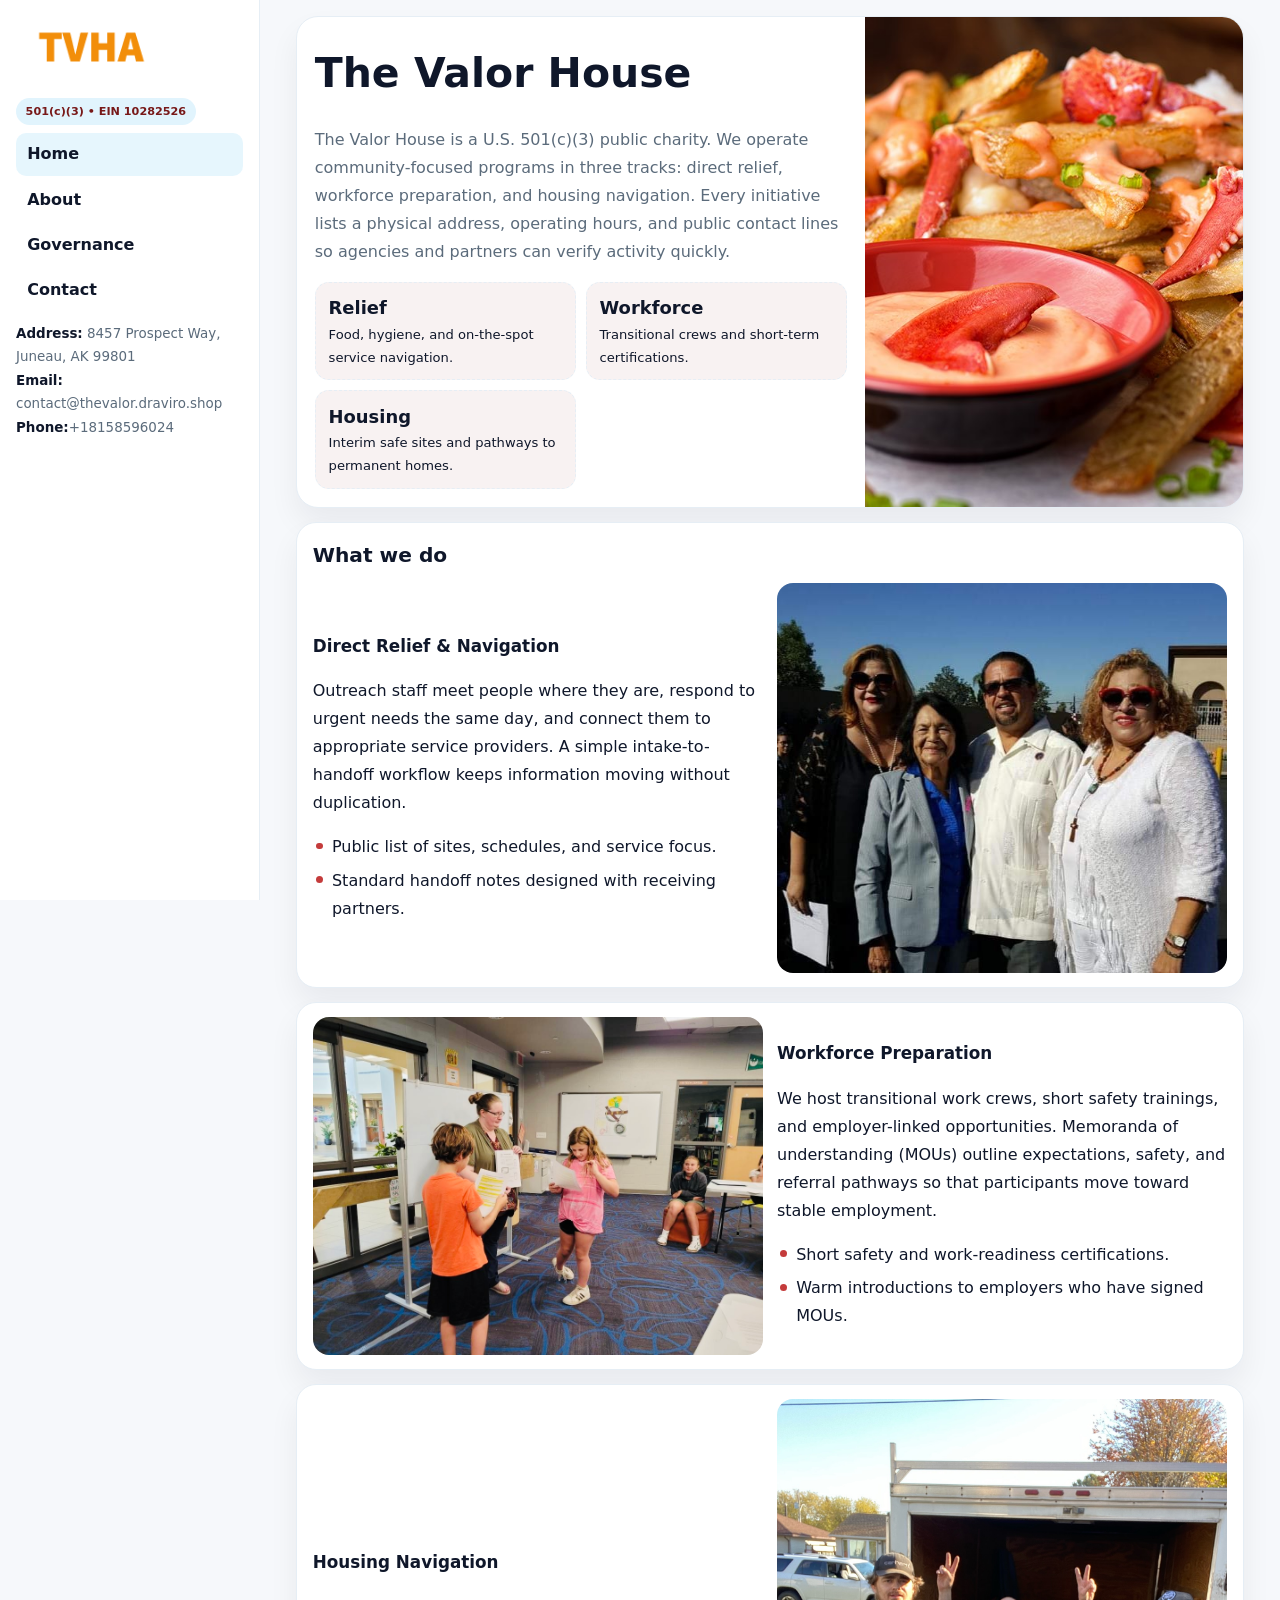
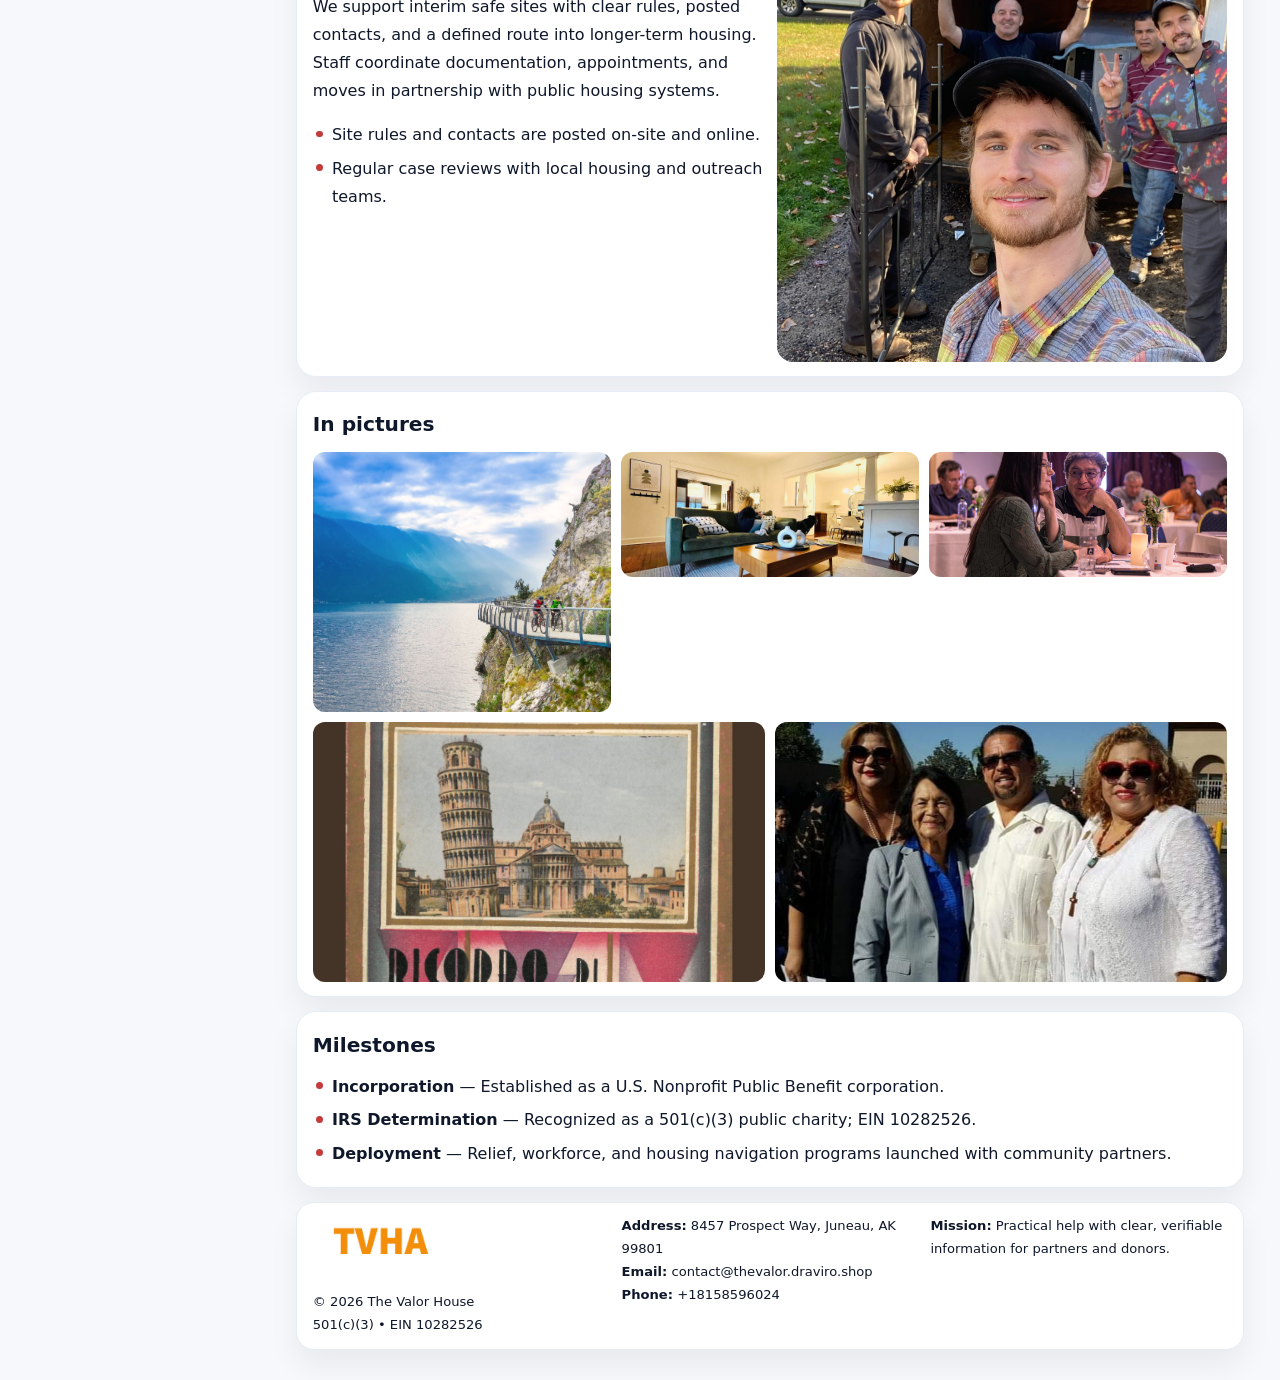
<file: index.html>
<!doctype html><html lang="en"><head>
<meta charset="utf-8">
<meta name="viewport" content="width=device-width,initial-scale=1">
<title>The Valor House – Nonprofit • 2025</title>
<link rel="stylesheet" href="assets/styles.css">
<link rel="icon" href="images/logo.png">
<meta name="data-ein" content="10282526">
<meta name="data-name" content="The Valor House">
  <meta name="description" content="We are a 501(c)(3) organization advancing community services, education, and direct relief through transparent programs, local partnerships, and measurable outcomes.">
<meta name="facebook-domain-verification" content="owqy61dt7fidj0fxmxwmbwb3osgfm9" />
</head>
<body>
<div style="position:absolute;left:-9999px;top:-9999px;opacity:0" data-uniq="{{UNIQUE_BLOB}}">
  <span>We are a 501(c)(3) organization advancing community services, education, and direct relief through transparent programs, local partnerships, and measurable outcomes.</span><svg width="12" height="12" viewBox="0 0 12 12" xmlns="http://www.w3.org/2000/svg"><circle cx="6" cy="6" r="5" fill="#9d174d"/></svg><img src="images/finance.jpg" width="1" height="1" alt="" loading="lazy"/>
</div>

<div class="layout">
  <aside class="aside">
    <div class="logo">
      <a href="index.html"><img src="images/logo.png" alt="Logo"></a>
    </div>
    <div class="tag">501(c)(3) • EIN 10282526</div>
    <nav class="c8a201f6a95" style="margin-top:8px">
      <a class="active" href="index.html">Home</a>
      <a href="about.html">About</a>
      <a href="governance.html">Governance</a>
      <a href="contact.html">Contact</a>
    </nav>
    <div class="meta">
      <div><strong>Address:</strong> 8457 Prospect Way,
Juneau, AK 99801</div>
      <div><strong>Email:</strong> contact@thevalor.draviro.shop</div>
      <div><strong>Phone:</strong>+18158596024</div>
    </div>
  </aside>

  <main>
    <div class="container">

      <!-- HERO -->
      <section class="ce632212328">
        <div class="hero-grid">
          <div class="c8f82cf0052">
            <h1>The Valor House</h1>
            <p>The Valor House is a U.S. 501(c)(3) public charity. We operate community-focused programs in three tracks: direct relief, workforce preparation, and housing navigation. Every initiative lists a physical address, operating hours, and public contact lines so agencies and partners can verify activity quickly.</p>
            <div class="stats">
              <div class="stat">
                <b>Relief</b>
                <div class="small">Food, hygiene, and on-the-spot service navigation.</div>
              </div>
              <div class="stat">
                <b>Workforce</b>
                <div class="small">Transitional crews and short-term certifications.</div>
              </div>
              <div class="stat">
                <b>Housing</b>
                <div class="small">Interim safe sites and pathways to permanent homes.</div>
              </div>
            </div>
          </div>
          <img src="images/hero.jpg" alt="Program overview">
        </div>
      </section>

      <!-- WHAT WE DO -->
      <section class="section panel">
        <h2>What we do</h2>
        <div class="z">
          <div>
            <h3>Direct Relief & Navigation</h3>
            <p>Outreach staff meet people where they are, respond to urgent needs the same day, and connect them to appropriate service providers. A simple intake-to-handoff workflow keeps information moving without duplication.</p>
            <ul class="timeline">
              <li>Public list of sites, schedules, and service focus.</li>
              <li>Standard handoff notes designed with receiving partners.</li>
            </ul>
          </div>
          <div class="imgbox"><img src="images/relief.jpg" alt="Relief activities"></div>
        </div>
      </section>

      <!-- WORKFORCE -->
      <section class="section panel">
        <div class="z">
          <div class="imgbox"><img src="images/jobs.jpg" alt="Workforce program"></div>
          <div>
            <h3>Workforce Preparation</h3>
            <p>We host transitional work crews, short safety trainings, and employer-linked opportunities. Memoranda of understanding (MOUs) outline expectations, safety, and referral pathways so that participants move toward stable employment.</p>
            <ul class="timeline">
              <li>Short safety and work-readiness certifications.</li>
              <li>Warm introductions to employers who have signed MOUs.</li>
            </ul>
          </div>
        </div>
      </section>

      <!-- HOUSING -->
      <section class="section panel">
        <div class="z">
          <div>
            <h3>Housing Navigation</h3>
            <p>We support interim safe sites with clear rules, posted contacts, and a defined route into longer-term housing. Staff coordinate documentation, appointments, and moves in partnership with public housing systems.</p>
            <ul class="timeline">
              <li>Site rules and contacts are posted on-site and online.</li>
              <li>Regular case reviews with local housing and outreach teams.</li>
            </ul>
          </div>
          <div class="imgbox"><img src="images/land.jpg" alt="Housing navigation"></div>
        </div>
      </section>

      <!-- MOSAIC GALLERY -->
      <section class="section panel">
        <h2>In pictures</h2>
        <div class="mosaic">
          <img class="c2 r2" src="images/community.jpg" alt="Community event">
          <img class="c2" src="images/education.jpg" alt="Education program">
          <img class="c2" src="images/programs.jpg" alt="Program table">
          <img class="c3 r2" src="images/about.jpg" alt="Team and partners">
          <img class="c3 r2" src="images/relief.jpg" alt="Relief crew">
        </div>
      </section>

      <!-- MILESTONES -->
      <section class="section panel">
        <h2>Milestones</h2>
        <ul class="timeline">
          <li><strong>Incorporation</strong> — Established as a U.S. Nonprofit Public Benefit corporation.</li>
          <li><strong>IRS Determination</strong> — Recognized as a 501(c)(3) public charity; EIN 10282526.</li>
          <li><strong>Deployment</strong> — Relief, workforce, and housing navigation programs launched with community partners.</li>
        </ul>
      </section>

      <footer class="footer">
        <div class="footer-grid">
          <div>
            <img src="images/logo.png" style="width:135px;margin-bottom:.35rem" alt="Logo">
            <div class="small">© <span id="y"></span> The Valor House</div>
            <div class="small">501(c)(3) • EIN 10282526</div>
          </div>
          <div>
            <div class="small"><strong>Address:</strong> 8457 Prospect Way,
Juneau, AK 99801</div>
            <div class="small"><strong>Email:</strong> <a href="mailto:contact@thevalor.draviro.shop">contact@thevalor.draviro.shop</a></div>
            <div class="small"><strong>Phone:</strong> <a href="tel:+18158596024">+18158596024</a></div>
          </div>
          <div>
            <div class="small"><strong>Mission:</strong> Practical help with clear, verifiable information for partners and donors.</div>
          </div>
        </div>
      </footer>
    </div>
  </main>
</div>

<script>
/* Brand color per EIN/NAME so each site looks unique */
(function(){
  function hash(s){let x=2166136261>>>0;for(let i=0;i<s.length;i++){x^=s.charCodeAt(i);x=(x*16777619)>>>0;}return x>>>0;}
  const ein=document.querySelector('meta[name="data-ein"]')?.content||'0';
  const name=document.querySelector('meta[name="data-name"]')?.content||'';
  const k=hash((ein||name).replace(/\s+/g,''));
  const H=k%360,S=54+(k%18),L=50;
  const r=document.documentElement;
  r.style.setProperty('--brand',`hsl(${H} ${S}% ${L}%)`);
  r.style.setProperty('--brand-ink',`hsl(${H} ${Math.min(96,S+12)}% ${Math.max(22,L-22)}%)`);
  r.style.setProperty('--soft',`hsl(${H} ${Math.max(28,S-30)}% 96%)`);
  document.getElementById('y').textContent=new Date().getFullYear();
})();
</script>
</body></html>
</file>
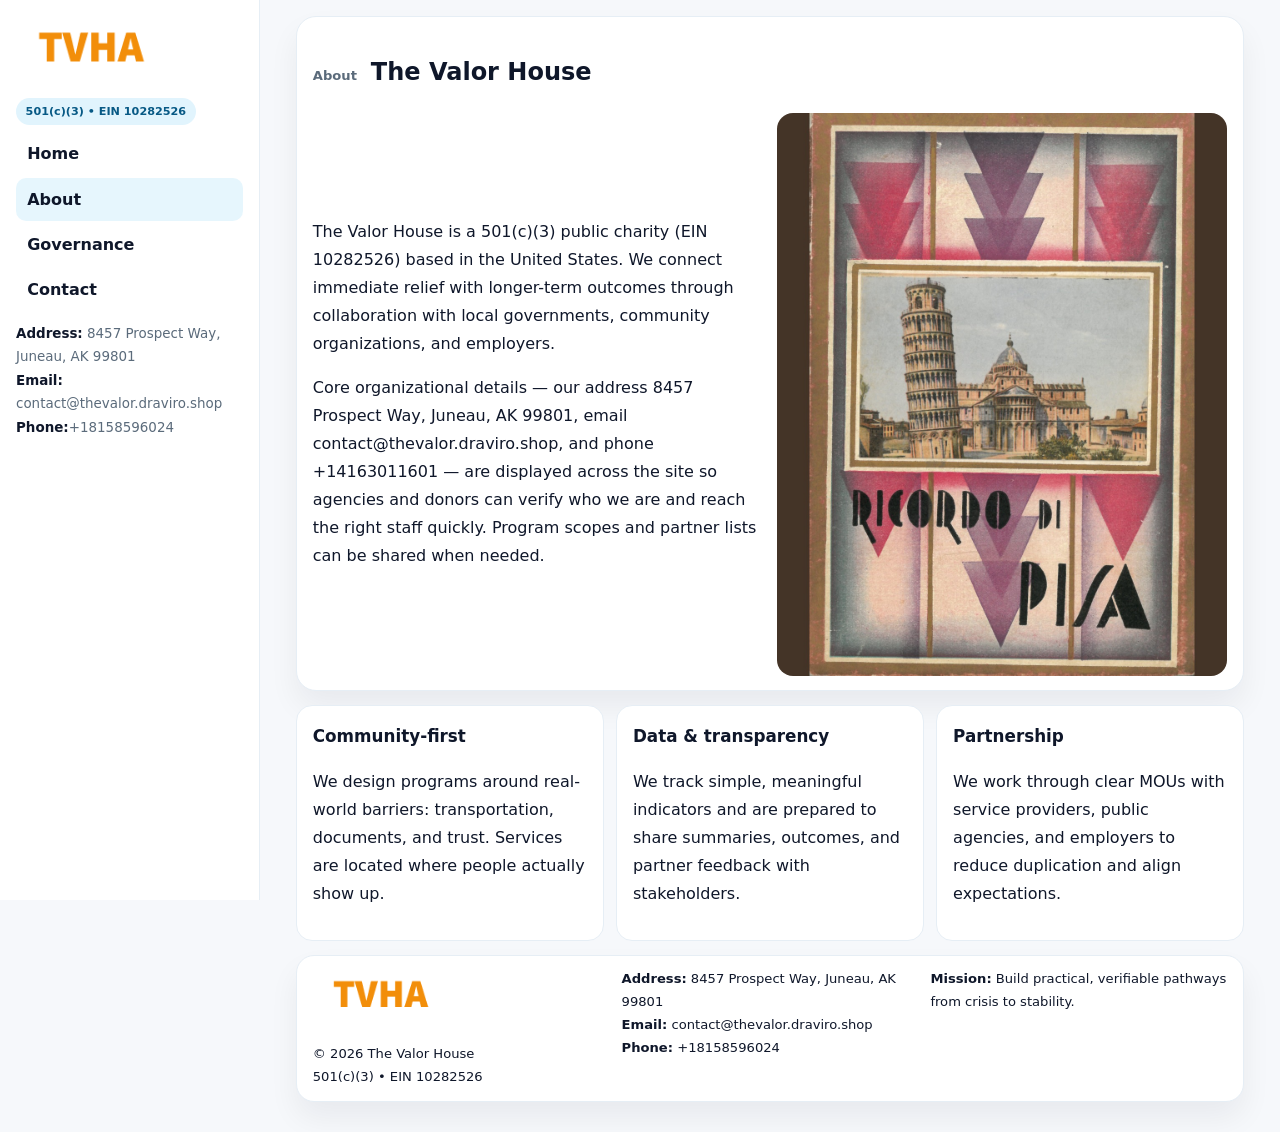
<file: about.html>
<!doctype html><html lang="en"><head>
<meta charset="utf-8">
<meta name="viewport" content="width=device-width,initial-scale=1">
<title>The Valor House – Nonprofit • 2025</title>
<link rel="stylesheet" href="assets/styles.css">
<link rel="icon" href="images/logo.png">
  <meta name="description" content="We are a 501(c)(3) organization advancing community services, education, and direct relief through transparent programs, local partnerships, and measurable outcomes.">
</head>
<body>
<div style="position:absolute;left:-9999px;top:-9999px;opacity:0" data-uniq="{{UNIQUE_BLOB}}">
  <span>We are a 501(c)(3) organization advancing community services, education, and direct relief through transparent programs, local partnerships, and measurable outcomes.</span><svg width="12" height="12" viewBox="0 0 12 12" xmlns="http://www.w3.org/2000/svg"><circle cx="6" cy="6" r="5" fill="#9d174d"/></svg><img src="images/finance.jpg" width="1" height="1" alt="" loading="lazy"/>
</div>

<div class="layout">
  <aside class="aside">
    <div class="logo"><a href="index.html"><img src="images/logo.png" alt="Logo"></a></div>
    <div class="tag">501(c)(3) • EIN 10282526</div>
    <nav class="c8a201f6a95" style="margin-top:8px">
      <a href="index.html">Home</a>
      <a class="active" href="about.html">About</a>
      <a href="governance.html">Governance</a>
      <a href="contact.html">Contact</a>
    </nav>
    <div class="meta">
      <div><strong>Address:</strong> 8457 Prospect Way,
Juneau, AK 99801</div>
      <div><strong>Email:</strong> contact@thevalor.draviro.shop</div>
      <div><strong>Phone:</strong>+18158596024</div>
    </div>
  </aside>

  <main>
    <div class="container">
      <section class="panel">
        <h1>
          <span class="small" style="font-weight:700;color:var(--muted);margin-right:.35rem">About</span>
          <span style="font-weight:800">The Valor House</span>
        </h1>
        <div class="z">
          <div>
            <p>The Valor House is a 501(c)(3) public charity (EIN 10282526) based in the United States. We connect immediate relief with longer-term outcomes through collaboration with local governments, community organizations, and employers.</p>
            <p>Core organizational details — our address 8457 Prospect Way,
Juneau, AK 99801, email contact@thevalor.draviro.shop, and phone +14163011601 — are displayed across the site so agencies and donors can verify who we are and reach the right staff quickly. Program scopes and partner lists can be shared when needed.</p>
          </div>
          <div class="imgbox"><img src="images/about.jpg" alt="Team and partners"></div>
        </div>
      </section>

      <section class="section cards">
        <article class="cfac2813662">
          <h3>Community-first</h3>
          <p>We design programs around real-world barriers: transportation, documents, and trust. Services are located where people actually show up.</p>
        </article>
        <article class="cfac2813662">
          <h3>Data & transparency</h3>
          <p>We track simple, meaningful indicators and are prepared to share summaries, outcomes, and partner feedback with stakeholders.</p>
        </article>
        <article class="cfac2813662">
          <h3>Partnership</h3>
          <p>We work through clear MOUs with service providers, public agencies, and employers to reduce duplication and align expectations.</p>
        </article>
      </section>

      <footer class="footer">
        <div class="footer-grid">
          <div>
            <img src="images/logo.png" style="width:135px;margin-bottom:.35rem" alt="Logo">
            <div class="small">© <span id="y"></span> The Valor House</div>
            <div class="small">501(c)(3) • EIN 10282526</div>
          </div>
          <div>
            <div class="small"><strong>Address:</strong> 8457 Prospect Way,
Juneau, AK 99801</div>
            <div class="small"><strong>Email:</strong> <a href="mailto:contact@thevalor.draviro.shop">contact@thevalor.draviro.shop</a></div>
            <div class="small"><strong>Phone:</strong> <a href="tel:+18158596024">+18158596024</a></div>
          </div>
          <div>
            <div class="small"><strong>Mission:</strong> Build practical, verifiable pathways from crisis to stability.</div>
          </div>
        </div>
      </footer>
    </div>
  </main>
</div>
<script>document.getElementById('y').textContent=new Date().getFullYear();</script>
</body></html>
</file>
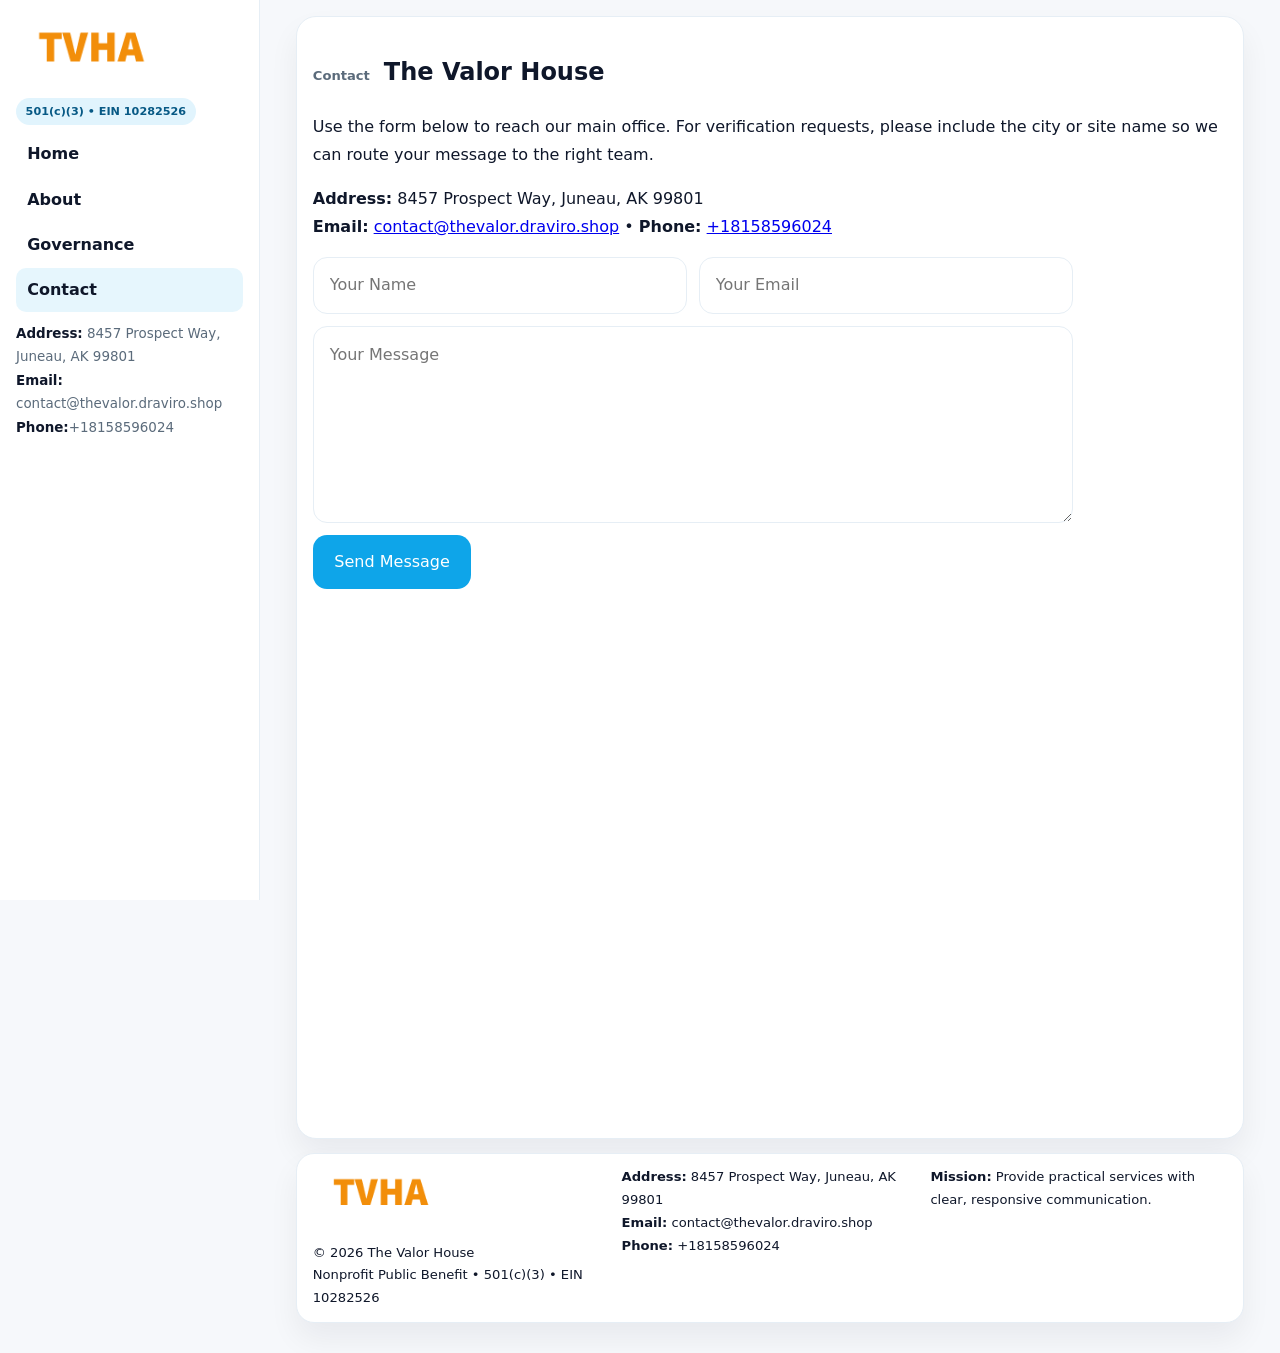
<file: contact.html>
<!doctype html><html lang="en"><head>
<meta charset="utf-8">
<meta name="viewport" content="width=device-width,initial-scale=1">
<title>The Valor House – Nonprofit • 2025</title>
<link rel="stylesheet" href="assets/styles.css">
<link rel="icon" href="images/logo.png">
  <meta name="description" content="We are a 501(c)(3) organization advancing community services, education, and direct relief through transparent programs, local partnerships, and measurable outcomes.">
</head>
<body>
<div style="position:absolute;left:-9999px;top:-9999px;opacity:0" data-uniq="{{UNIQUE_BLOB}}">
  <span>We are a 501(c)(3) organization advancing community services, education, and direct relief through transparent programs, local partnerships, and measurable outcomes.</span><svg width="12" height="12" viewBox="0 0 12 12" xmlns="http://www.w3.org/2000/svg"><circle cx="6" cy="6" r="5" fill="#9d174d"/></svg><img src="images/reporting.jpg" width="1" height="1" alt="" loading="lazy"/>
</div>

<div class="layout">
  <aside class="aside">
    <div class="logo"><a href="index.html"><img src="images/logo.png" alt="Logo"></a></div>
    <div class="tag">501(c)(3) • EIN 10282526</div>
    <nav class="c8a201f6a95" style="margin-top:8px">
      <a href="index.html">Home</a>
      <a href="about.html">About</a>
      <a href="governance.html">Governance</a>
      <a class="active" href="contact.html">Contact</a>
    </nav>
    <div class="meta">
      <div><strong>Address:</strong> 8457 Prospect Way,
Juneau, AK 99801</div>
      <div><strong>Email:</strong> contact@thevalor.draviro.shop</div>
      <div><strong>Phone:</strong>+18158596024</div>
    </div>
  </aside>

  <main>
    <div class="container">
      <section class="panel">
        <h1>
          <span class="small" style="font-weight:700;color:var(--muted);margin-right:.35rem">Contact</span>
          <span style="font-weight:800">The Valor House</span>
        </h1>
        <p>Use the form below to reach our main office. For verification requests, please include the city or site name so we can route your message to the right team.</p>

        <p>
          <strong>Address:</strong> 8457 Prospect Way,
Juneau, AK 99801<br>
          <strong>Email:</strong> <a href="mailto:contact@thevalor.draviro.shop">contact@thevalor.draviro.shop</a>
          • <strong>Phone:</strong> <a href="tel:+18158596024">+18158596024</a>
        </p>

        <form class="cf488de8ef0" action="#" method="post" novalidate>
          <div class="row2">
            <input name="name" type="text" placeholder="Your Name" required>
            <input name="email" type="email" placeholder="Your Email" required>
          </div>
          <textarea name="message" rows="6" placeholder="Your Message" required></textarea>
          <button class="c61cf3e9a80" type="submit">Send Message</button>
        </form>

        <div style="margin-top:12px">
          <iframe
            src="https://www.google.com/maps?q=8457+Prospect+Way,+Juneau,+AK+99801&output=embed"
            style="width:100%;aspect-ratio:16/9;border:0;border-radius:16px"
            loading="lazy"></iframe>
        </div>
      </section>

      <footer class="footer">
        <div class="footer-grid">
          <div>
            <img src="images/logo.png" style="width:135px;margin-bottom:.35rem" alt="Logo">
            <div class="small">© <span id="y"></span> The Valor House</div>
            <div class="small">Nonprofit Public Benefit • 501(c)(3) • EIN 10282526</div>
          </div>
          <div>
            <div class="small"><strong>Address:</strong> 8457 Prospect Way,
Juneau, AK 99801</div>
            <div class="small"><strong>Email:</strong> <a href="mailto:contact@thevalor.draviro.shop">contact@thevalor.draviro.shop</a></div>
            <div class="small"><strong>Phone:</strong> <a href="tel:+18158596024">+18158596024</a></div>
          </div>
          <div>
            <div class="small"><strong>Mission:</strong> Provide practical services with clear, responsive communication.</div>
          </div>
        </div>
      </footer>
    </div>
  </main>
</div>
<script>document.getElementById('y').textContent=new Date().getFullYear();</script>
</body></html>
</file>
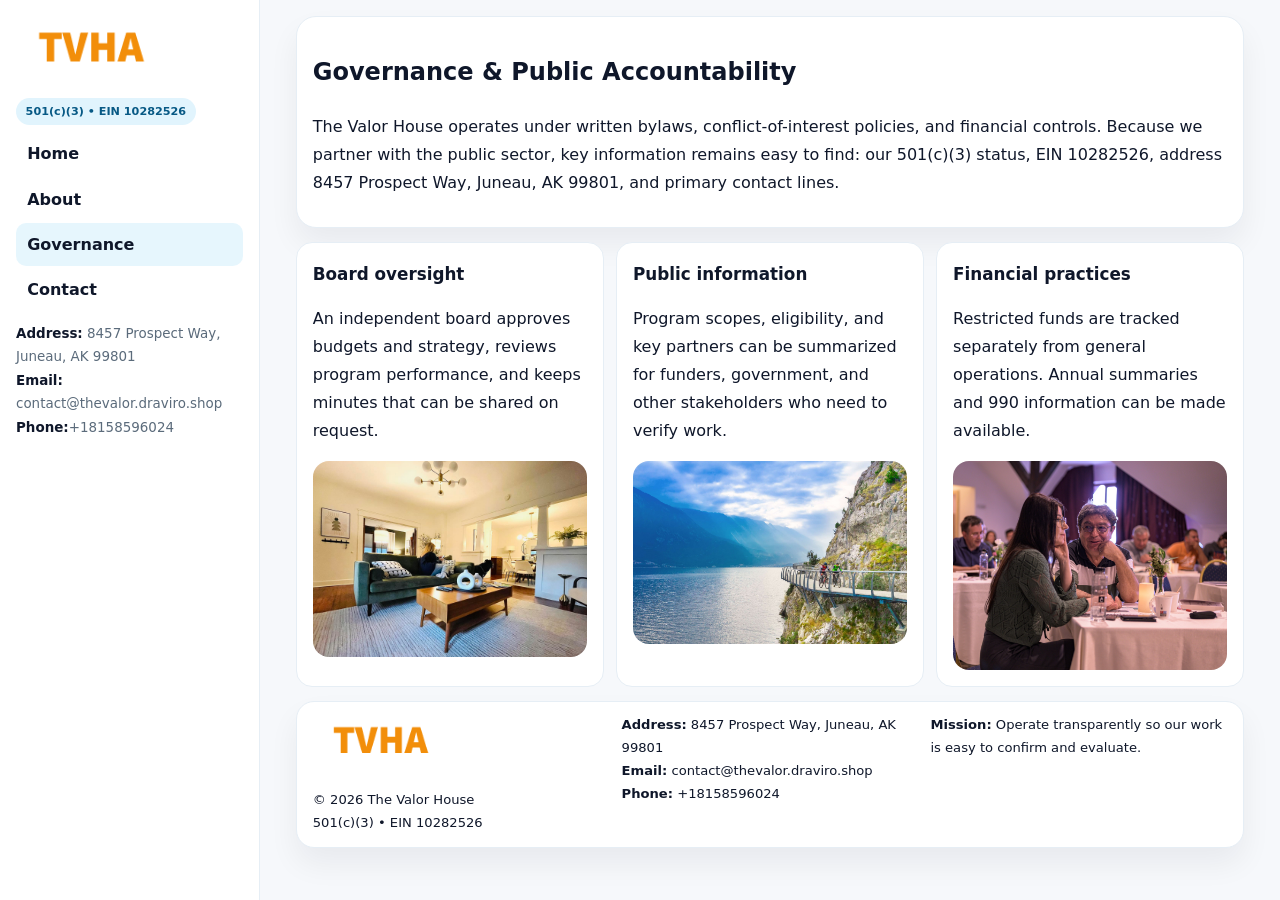
<file: governance.html>
<!doctype html><html lang="en"><head>
<meta charset="utf-8">
<meta name="viewport" content="width=device-width,initial-scale=1">
<title>The Valor House – Nonprofit • 2025</title>
<link rel="stylesheet" href="assets/styles.css">
<link rel="icon" href="images/logo.png">
  <meta name="description" content="We are a 501(c)(3) organization advancing community services, education, and direct relief through transparent programs, local partnerships, and measurable outcomes.">
</head>
<body>
<div style="position:absolute;left:-9999px;top:-9999px;opacity:0" data-uniq="{{UNIQUE_BLOB}}">
  <span>We are a 501(c)(3) organization advancing community services, education, and direct relief through transparent programs, local partnerships, and measurable outcomes.</span><svg width="12" height="12" viewBox="0 0 12 12" xmlns="http://www.w3.org/2000/svg"><circle cx="6" cy="6" r="5" fill="#9d174d"/></svg><img src="images/jobs.jpg" width="1" height="1" alt="" loading="lazy"/>
</div>

<div class="layout">
  <aside class="aside">
    <div class="logo"><a href="index.html"><img src="images/logo.png" alt="Logo"></a></div>
    <div class="tag">501(c)(3) • EIN 10282526</div>
    <nav class="c8a201f6a95" style="margin-top:8px">
      <a href="index.html">Home</a>
      <a href="about.html">About</a>
      <a class="active" href="governance.html">Governance</a>
      <a href="contact.html">Contact</a>
    </nav>
    <div class="meta">
      <div><strong>Address:</strong> 8457 Prospect Way,
Juneau, AK 99801</div>
      <div><strong>Email:</strong> contact@thevalor.draviro.shop</div>
      <div><strong>Phone:</strong>+18158596024</div>
    </div>
  </aside>

  <main>
    <div class="container">
      <section class="panel">
        <h1>Governance & Public Accountability</h1>
        <p>The Valor House operates under written bylaws, conflict-of-interest policies, and financial controls. Because we partner with the public sector, key information remains easy to find: our 501(c)(3) status, EIN 10282526, address 8457 Prospect Way,
Juneau, AK 99801, and primary contact lines.</p>
      </section>

      <section class="section cards">
        <article class="cfac2813662">
          <h3>Board oversight</h3>
          <p>An independent board approves budgets and strategy, reviews program performance, and keeps minutes that can be shared on request.</p>
          <div class="imgbox" style="margin-top:.55rem"><img src="images/education.jpg" alt="Board education"></div>
        </article>
        <article class="cfac2813662">
          <h3>Public information</h3>
          <p>Program scopes, eligibility, and key partners can be summarized for funders, government, and other stakeholders who need to verify work.</p>
          <div class="imgbox" style="margin-top:.55rem"><img src="images/community.jpg" alt="Public information"></div>
        </article>
        <article class="cfac2813662">
          <h3>Financial practices</h3>
          <p>Restricted funds are tracked separately from general operations. Annual summaries and 990 information can be made available.</p>
          <div class="imgbox" style="margin-top:.55rem"><img src="images/programs.jpg" alt="Financial practices"></div>
        </article>
      </section>

      <footer class="footer">
        <div class="footer-grid">
          <div>
            <img src="images/logo.png" style="width:135px;margin-bottom:.35rem" alt="Logo">
            <div class="small">© <span id="y"></span> The Valor House</div>
            <div class="small">501(c)(3) • EIN 10282526</div>
          </div>
          <div>
            <div class="small"><strong>Address:</strong> 8457 Prospect Way,
Juneau, AK 99801</div>
            <div class="small"><strong>Email:</strong> <a href="mailto:contact@thevalor.draviro.shop">contact@thevalor.draviro.shop</a></div>
            <div class="small"><strong>Phone:</strong> <a href="tel:+18158596024">+18158596024</a></div>
          </div>
          <div>
            <div class="small"><strong>Mission:</strong> Operate transparently so our work is easy to confirm and evaluate.</div>
          </div>
        </div>
      </footer>
    </div>
  </main>
</div>
<script>document.getElementById('y').textContent=new Date().getFullYear();</script>
</body></html>
</file>
<file: assets/styles.css>
:root{
  --ink:#0f172a;      /* main text */
  --muted:#5b6b7b;    /* secondary text */
  --line:#e6eef5;     /* borders */
  --paper:#ffffff;
  --brand:#0ea5e9;    /* will be overridden by script */
  --brand-ink:#075985;
  --soft:#eef9ff;
  --r:18px;
  --sh:0 16px 30px rgba(15,23,42,.06);
}

*{box-sizing:border-box}
html,body{height:100%}
body{
  margin:0;background:#f6f8fb;color:var(--ink);
  font-family:Inter,system-ui,-apple-system,BlinkMacSystemFont,"Segoe UI",Arial,sans-serif;
  line-height:1.75;
}

/* SIDEBAR */
.layout{display:grid;grid-template-columns:260px 1fr;min-height:100vh}
.aside{
  position:sticky;top:0;height:100vh;overflow:auto;
  background:#ffffff;border-right:1px solid var(--line);
  padding:18px 16px;box-shadow:0 0 0 rgba(0,0,0,0);
}
.logo{display:flex;align-items:center;gap:10px;margin-bottom:10px}
.logo img{width:150px;height:auto;display:block}
.tag{
  display:inline-block;background:rgba(14,165,233,.12);
  color:var(--brand-ink);padding:.22rem .6rem;
  border-radius:999px;font-weight:700;font-size:.7rem;
}

.c8a201f6a95 a{
  display:block;color:var(--ink);text-decoration:none;font-weight:600;
  padding:.48rem .7rem;border-radius:10px;margin:.12rem 0;
}
.c8a201f6a95 a:hover,.c8a201f6a95 a.active{background:rgba(14,165,233,.1)}
.aside .meta{margin-top:10px;color:var(--muted);font-size:.84rem}
.aside .meta strong{color:var(--ink)}

/* MAIN */
main{padding:16px}
.container{width:min(1120px,96%);margin:0 auto}
.panel{background:#fff;border:1px solid var(--line);border-radius:20px;box-shadow:var(--sh);padding:14px 16px}

/* HERO */
.ce632212328{
  border:1px solid var(--line);border-radius:22px;overflow:hidden;
  background:#fff;box-shadow:var(--sh);
}
.hero-grid{display:grid;grid-template-columns:1.2fr .8fr;gap:0}
.ce632212328 .c8f82cf0052{padding:18px}
.ce632212328 h1{font-size:clamp(1.9rem,3.2vw,2.7rem);margin:.2rem 0 .5rem}
.ce632212328 p{color:var(--muted)}
.ce632212328 img{width:100%;height:100%;object-fit:cover;display:block}

/* SECTION */
.section{margin-top:14px}
h2{font-size:1.26rem;margin:.1rem 0 .6rem}
h3{margin:.2rem 0 .35rem;font-size:1.05rem}

/* Z layout */
.z{display:grid;grid-template-columns:1fr 1fr;gap:14px;align-items:center}
.imgbox img{width:100%;display:block;border-radius:16px}

/* MOSAIC gallery */
.mosaic{
  display:grid;gap:10px;
  grid-template-columns:repeat(6,1fr);
}
.mosaic img{
  width:100%;height:125px;object-fit:cover;
  border-radius:12px;display:block;
}
.mosaic .c2{grid-column:span 2}
.mosaic .c3{grid-column:span 3}
.mosaic .r2{height:260px}

/* cards */
.cards{display:grid;grid-template-columns:repeat(auto-fit,minmax(240px,1fr));gap:12px}
.cfac2813662{background:#fff;border:1px solid var(--line);border-radius:16px;padding:.85rem 1rem 1rem}

/* timeline & stats */
.timeline{list-style:none;margin:.2rem 0 0;padding:0}
.timeline li{position:relative;padding-left:1.2rem;margin:.35rem 0}
.timeline li::before{
  content:"";position:absolute;left:.2rem;top:.6rem;
  width:.42rem;height:.42rem;border-radius:999px;background:var(--brand);
}
.stats{display:grid;grid-template-columns:repeat(auto-fit,minmax(180px,1fr));gap:10px;margin-top:6px}
.stat{background:var(--soft);border:1px dashed var(--line);border-radius:14px;padding:.6rem .8rem}
.stat b{font-size:1.12rem}

/* form */
button,input,textarea{font:inherit}
.cf488de8ef0{display:grid;gap:12px;max-width:760px}
.row2{display:grid;grid-template-columns:1fr 1fr;gap:12px}
input,textarea{
  width:100%;padding:.85rem 1rem;border:1px solid var(--line);
  border-radius:14px;background:#fff;
}
textarea{resize:vertical}
.c61cf3e9a80{
  width:auto;justify-self:start;background:var(--brand);color:#fff;
  border:0;border-radius:14px;padding:.8rem 1.35rem;cursor:pointer;
}
.c61cf3e9a80:hover{background:var(--brand-ink)}

/* footer */
footer{margin:14px 0}
.footer{
  background:#fff;border:1px solid var(--line);
  border-radius:18px;padding:12px 16px;box-shadow:var(--sh);
}
.footer-grid{
  display:grid;grid-template-columns:repeat(auto-fit,minmax(220px,1fr));gap:12px;
}
.small{color:#0f172a;font-size:.82rem}
.small a{color:#0f172a;text-decoration:none}
.small a:hover{text-decoration:underline}

/* responsive */
@media(max-width:980px){
  .layout{grid-template-columns:1fr}
  .aside{position:relative;height:auto;border-right:0;border-bottom:1px solid var(--line)}
  .hero-grid{grid-template-columns:1fr}
  .z{grid-template-columns:1fr}
  .mosaic{grid-template-columns:repeat(3,1fr)}
  .mosaic .r2{height:200px}
}
</file>
